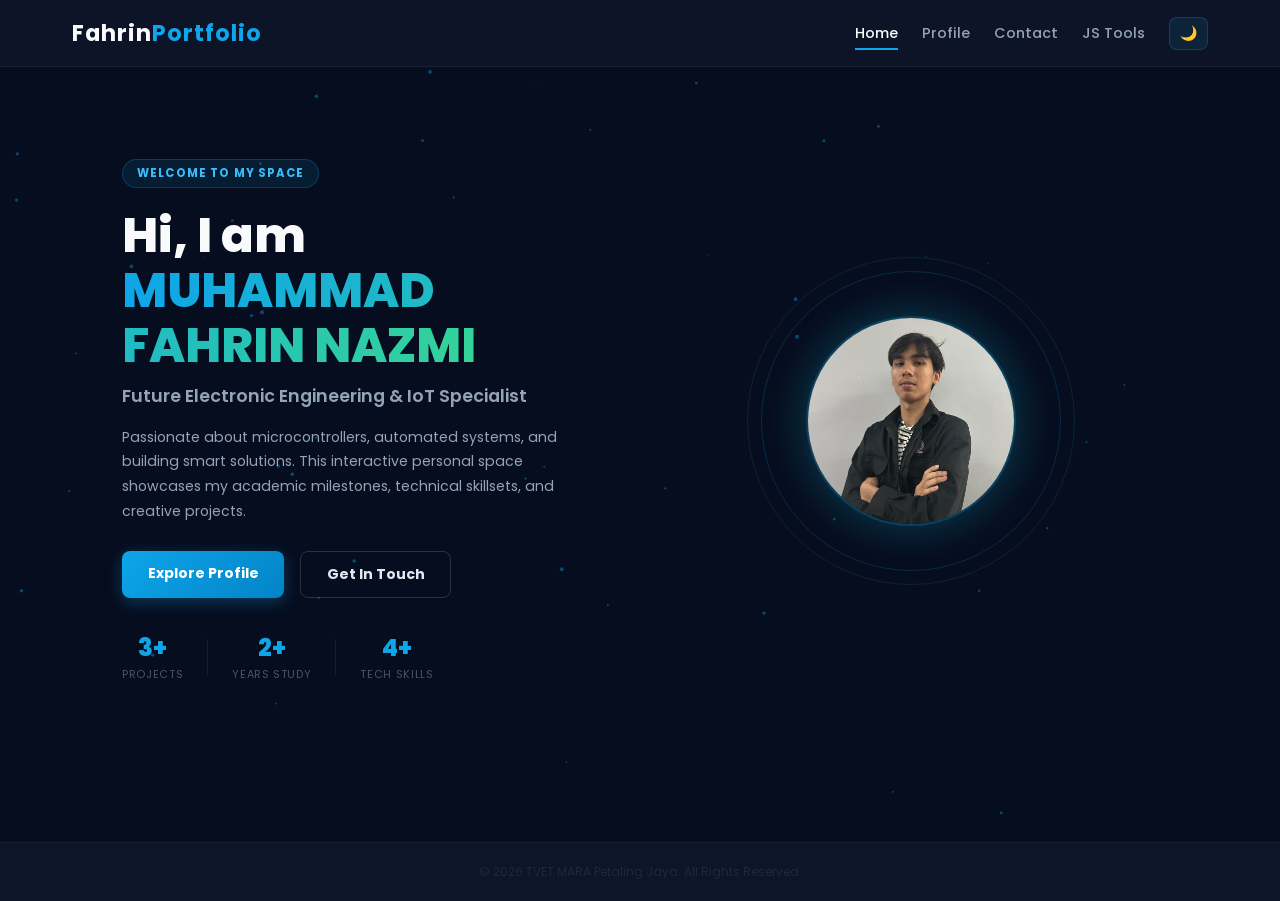
<file: index.html>
<!DOCTYPE html>
<html lang="en" data-theme="dark">
<head>
    <meta charset="UTF-8">
    <meta name="viewport" content="width=device-width, initial-scale=1.0">
    <title>Portfolio | Home</title>
    <link rel="stylesheet" href="style.css">
    <link rel="stylesheet" href="home.css">
</head>
<body>

    <header>
        <nav class="navbar">
            <div class="logo">Fahrin<span>Portfolio</span></div>
            <ul class="nav-links">
                <li><a href="index.html" class="active">Home</a></li>
                <li><a href="profile.html">Profile</a></li>
                <li><a href="contact.html">Contact</a></li>
                <li><a href="game.html">JS Tools</a></li>
                <li><button id="themeToggle" class="theme-btn">🌙</button></li>
            </ul>
            <button class="hamburger" id="hamburger" aria-label="Menu">
                <span></span><span></span><span></span>
            </button>
        </nav>
    </header>

    <!-- MOBILE MENU -->
    <nav class="mobile-menu" id="mobileMenu">
        <a href="index.html" class="active">Home</a>
        <a href="profile.html">Profile</a>
        <a href="contact.html">Contact</a>
        <a href="game.html">JS Tools</a>
        <button id="mobileThemeToggle" class="theme-btn mobile-theme-btn">🌙</button>
    </nav>

    <canvas id="bg-canvas"></canvas>

    <main class="home-container">
        <section class="hero-section">
            <div class="hero-content">
                <span class="badge">Welcome to my space</span>
                <h1>Hi, I am <span class="highlight">MUHAMMAD FAHRIN NAZMI</span></h1>
                <h2 class="subtitle">Future Electronic Engineering & IoT Specialist</h2>
                <p class="description">
                    Passionate about microcontrollers, automated systems, and building smart solutions.
                    This interactive personal space showcases my academic milestones, technical skillsets, and creative projects.
                </p>
                <div class="cta-group">
                    <a href="profile.html" class="btn btn-primary">Explore Profile</a>
                    <a href="contact.html" class="btn btn-secondary">Get In Touch</a>
                </div>
                <div class="stats-row">
                    <div class="stat-item">
                        <div class="stat-num">3+</div>
                        <div class="stat-label">Projects</div>
                    </div>
                    <div class="stat-divider"></div>
                    <div class="stat-item">
                        <div class="stat-num">2+</div>
                        <div class="stat-label">Years Study</div>
                    </div>
                    <div class="stat-divider"></div>
                    <div class="stat-item">
                        <div class="stat-num">4+</div>
                        <div class="stat-label">Tech Skills</div>
                    </div>
                </div>
            </div>
            <div class="hero-image-container">
                <div class="glow-ring">
                    <div class="avatar-ring-outer"></div>
                    <div class="avatar-ring-inner"></div>
                    <img src="bro.jpg" alt="Fahrin's Profile Picture" class="profile-img"
                         onerror="this.style.display='none';document.querySelector('.avatar-fallback').style.display='flex'">
                    <div class="avatar-fallback">FN</div>
                </div>
            </div>
        </section>
    </main>

    <footer>
        <p>&copy; 2026 TVET MARA Petaling Jaya. All Rights Reserved.</p>
    </footer>

    <script src="nav.js"></script>
    <script>
        const toggleBtn = document.getElementById('themeToggle');
        const html = document.documentElement;
        const saved = localStorage.getItem('theme') || 'dark';
        html.setAttribute('data-theme', saved);
        toggleBtn.textContent = saved === 'dark' ? '🌙' : '☀️';
        toggleBtn.addEventListener('click', () => {
            const current = html.getAttribute('data-theme');
            const next = current === 'dark' ? 'light' : 'dark';
            html.setAttribute('data-theme', next);
            localStorage.setItem('theme', next);
            toggleBtn.textContent = next === 'dark' ? '🌙' : '☀️';
            const mb = document.getElementById('mobileThemeToggle');
            if (mb) mb.textContent = next === 'dark' ? '🌙' : '☀️';
        });

        // ─── HAMBURGER ───────────────────────────────────────────────
        const hamburger = document.getElementById('hamburger');
        const mobileMenu = document.getElementById('mobileMenu');
        hamburger.addEventListener('click', () => {
            hamburger.classList.toggle('open');
            mobileMenu.classList.toggle('open');
        });
        mobileMenu.querySelectorAll('a').forEach(a => a.addEventListener('click', () => {
            hamburger.classList.remove('open');
            mobileMenu.classList.remove('open');
        }));
        const mobileThemeBtn = document.getElementById('mobileThemeToggle');
        mobileThemeBtn.textContent = saved === 'dark' ? '🌙' : '☀️';
        mobileThemeBtn.addEventListener('click', () => {
            const current = html.getAttribute('data-theme');
            const next = current === 'dark' ? 'light' : 'dark';
            html.setAttribute('data-theme', next);
            localStorage.setItem('theme', next);
            toggleBtn.textContent = next === 'dark' ? '🌙' : '☀️';
            mobileThemeBtn.textContent = next === 'dark' ? '🌙' : '☀️';
        });

        // ─── PARTICLE CANVAS ─────────────────────────────────────────
        const canvas = document.getElementById('bg-canvas');
        const ctx = canvas.getContext('2d');
        let pts = [];
        function resize() { canvas.width = window.innerWidth; canvas.height = window.innerHeight; }
        resize();
        window.addEventListener('resize', resize);
        for (let i = 0; i < 55; i++) {
            pts.push({ x: Math.random()*canvas.width, y: Math.random()*canvas.height,
                vx: (Math.random()-0.5)*0.3, vy: (Math.random()-0.5)*0.3, r: Math.random()*1.5+0.5 });
        }
        function drawParticles() {
            ctx.clearRect(0,0,canvas.width,canvas.height);
            const isDark = html.getAttribute('data-theme') === 'dark';
            const dotColor = isDark ? 'rgba(14,165,233,0.4)' : 'rgba(14,165,233,0.2)';
            pts.forEach(p => {
                p.x += p.vx; p.y += p.vy;
                if (p.x<0||p.x>canvas.width) p.vx*=-1;
                if (p.y<0||p.y>canvas.height) p.vy*=-1;
                ctx.beginPath(); ctx.arc(p.x,p.y,p.r,0,Math.PI*2);
                ctx.fillStyle=dotColor; ctx.fill();
            });
            pts.forEach((a,i) => pts.slice(i+1).forEach(b => {
                const d = Math.hypot(a.x-b.x,a.y-b.y);
                if (d<110) { ctx.beginPath(); ctx.moveTo(a.x,a.y); ctx.lineTo(b.x,b.y);
                    ctx.strokeStyle=`rgba(14,165,233,${0.07*(1-d/110)})`; ctx.lineWidth=0.5; ctx.stroke(); }
            }));
            requestAnimationFrame(drawParticles);
        }
        drawParticles();
    </script>
</body>
</html>
</file>
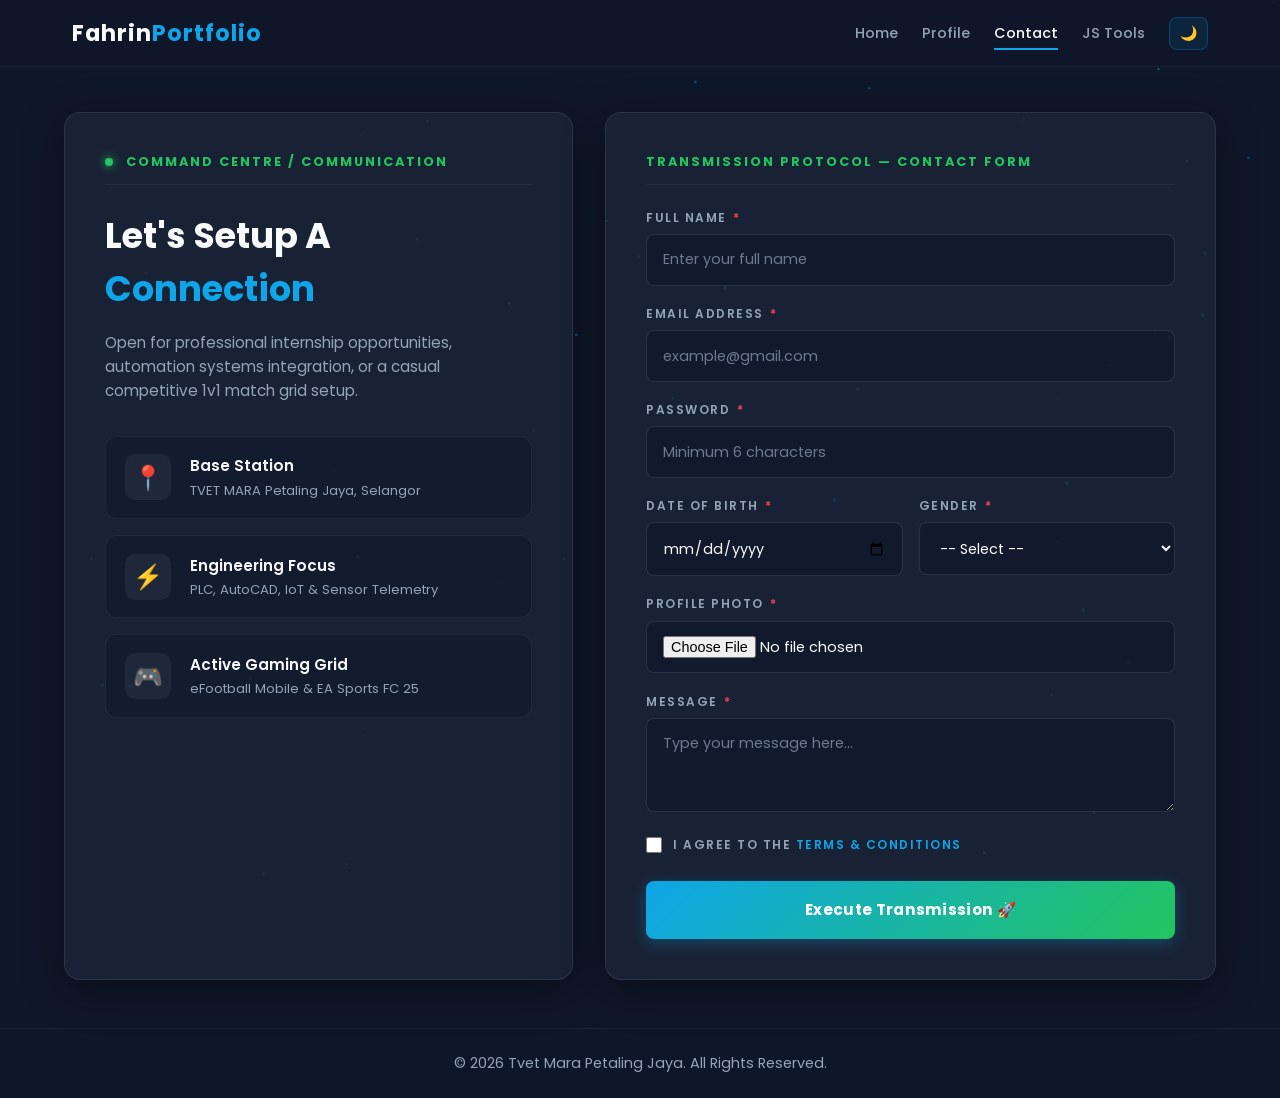
<file: contact.html>
<!DOCTYPE html>
<html lang="en" data-theme="dark">
<head>
    <meta charset="UTF-8">
    <meta name="viewport" content="width=device-width, initial-scale=1.0">
    <title>Portfolio | Contact</title>
    <link rel="stylesheet" href="style.css">
    <link rel="stylesheet" href="contact.css">
    <style>
        #bg-canvas { position:fixed; top:0; left:0; width:100%; height:100%; pointer-events:none; z-index:0; }
    </style>
</head>
<body>
    <canvas id="bg-canvas"></canvas>

    <header>
        <nav class="navbar">
            <div class="logo">Fahrin<span>Portfolio</span></div>
            <ul class="nav-links">
                <li><a href="index.html">Home</a></li>
                <li><a href="profile.html">Profile</a></li>
                <li><a href="contact.html" class="active">Contact</a></li>
                <li><a href="game.html">JS Tools</a></li>
                <li><button id="themeToggle" class="theme-btn">🌙</button></li>
            </ul>
            <button class="hamburger" id="hamburger" aria-label="Menu">
                <span></span><span></span><span></span>
            </button>
        </nav>
    </header>

    <nav class="mobile-menu" id="mobileMenu">
        <a href="index.html">Home</a>
        <a href="profile.html">Profile</a>
        <a href="contact.html" class="active">Contact</a>
        <a href="game.html">JS Tools</a>
        <button id="mobileThemeToggle" class="theme-btn mobile-theme-btn">🌙</button>
    </nav>

    <main class="contact-container animate-fade-in">
        <div class="contact-grid">
            <!-- INFO PANEL -->
            <div class="contact-panel info-panel">
                <div class="panel-header">
                    <span class="pulse-dot"></span>
                    <h3>Command Centre / Communication</h3>
                </div>
                <h2>Let's Setup A <span>Connection</span></h2>
                <p class="panel-desc">Open for professional internship opportunities, automation systems integration, or a casual competitive 1v1 match grid setup.</p>
                <div class="info-cards-list">
                    <div class="info-sub-card">
                        <div class="card-icon">📍</div>
                        <div class="card-details"><h4>Base Station</h4><p>TVET MARA Petaling Jaya, Selangor</p></div>
                    </div>
                    <div class="info-sub-card">
                        <div class="card-icon">⚡</div>
                        <div class="card-details"><h4>Engineering Focus</h4><p>PLC, AutoCAD, IoT & Sensor Telemetry</p></div>
                    </div>
                    <div class="info-sub-card challenge-card">
                        <div class="card-icon">🎮</div>
                        <div class="card-details"><h4>Active Gaming Grid</h4><p>eFootball Mobile & EA Sports FC 25</p></div>
                    </div>
                </div>
            </div>

            <!-- FORM PANEL -->
            <div class="contact-panel form-panel">
                <div class="panel-header">
                    <h3>Transmission Protocol — Contact Form</h3>
                </div>
                <form id="contactForm" class="secure-form" action="https://formspree.io/f/xgojzvry" method="POST" novalidate>

                    <div class="input-wrapper">
                        <label for="fullName">Full Name <span class="req">*</span></label>
                        <input type="text" id="fullName" name="name" placeholder="Enter your full name">
                        <span class="error-msg" id="nameError">⚠ Full name is required.</span>
                    </div>

                    <div class="input-wrapper">
                        <label for="email">Email Address <span class="req">*</span></label>
                        <input type="email" id="email" name="email" placeholder="example@gmail.com">
                        <span class="error-msg" id="emailError">⚠ Please enter a valid email address.</span>
                    </div>

                    <div class="input-wrapper">
                        <label for="password">Password <span class="req">*</span></label>
                        <input type="password" id="password" name="password" placeholder="Minimum 6 characters">
                        <span class="error-msg" id="passwordError">⚠ Password must be at least 6 characters.</span>
                    </div>

                    <div class="form-row">
                        <div class="input-wrapper">
                            <label for="dob">Date of Birth <span class="req">*</span></label>
                            <input type="date" id="dob" name="dob">
                            <span class="error-msg" id="dobError">⚠ Date of birth is required.</span>
                        </div>
                        <div class="input-wrapper">
                            <label for="gender">Gender <span class="req">*</span></label>
                            <select id="gender" name="gender" class="styled-select-form">
                                <option value="">-- Select --</option>
                                <option value="male">Male</option>
                                <option value="female">Female</option>
                                <option value="other">Other</option>
                            </select>
                            <span class="error-msg" id="genderError">⚠ Please select your gender.</span>
                        </div>
                    </div>

                    <div class="input-wrapper">
                        <label for="photo">Profile Photo <span class="req">*</span></label>
                        <input type="file" id="photo" name="photo" accept="image/*" class="file-input">
                        <span class="error-msg" id="photoError">⚠ Please upload a profile photo.</span>
                    </div>

                    <div class="input-wrapper">
                        <label for="message">Message <span class="req">*</span></label>
                        <textarea id="message" name="message" rows="3" placeholder="Type your message here..."></textarea>
                        <span class="error-msg" id="messageError">⚠ Message is required.</span>
                    </div>

                    <div class="input-wrapper checkbox-wrapper">
                        <label class="checkbox-label">
                            <input type="checkbox" id="terms" name="terms">
                            <span>I agree to the <a href="#" class="terms-link">Terms & Conditions</a></span>
                        </label>
                        <span class="error-msg" id="termsError">⚠ You must agree to the terms and conditions.</span>
                    </div>

                    <input type="hidden" name="_subject" value="New Message from Fahrin Portfolio!">
                    <input type="text" name="_gotcha" style="display:none">
                    <button type="submit" class="transmit-btn">Execute Transmission 🚀</button>
                    <div id="successMsg" class="success-msg" style="display:none;">✅ Message sent successfully! Thank you.</div>
                </form>
            </div>
        </div>
    </main>

    <footer><p>&copy; 2026 Tvet Mara Petaling Jaya. All Rights Reserved.</p></footer>

    <script src="nav.js"></script>
    <script>
        // ─── THEME TOGGLE ─────────────────────────────────────────────
        const toggleBtn = document.getElementById('themeToggle');
        const html = document.documentElement;
        const saved = localStorage.getItem('theme') || 'dark';
        html.setAttribute('data-theme', saved);
        toggleBtn.textContent = saved === 'dark' ? '🌙' : '☀️';
        toggleBtn.addEventListener('click', () => {
            const next = html.getAttribute('data-theme') === 'dark' ? 'light' : 'dark';
            html.setAttribute('data-theme', next);
            localStorage.setItem('theme', next);
            toggleBtn.textContent = next === 'dark' ? '🌙' : '☀️';
            const mb = document.getElementById('mobileThemeToggle');
            if (mb) mb.textContent = next === 'dark' ? '🌙' : '☀️';
        });

        // ─── HAMBURGER ───────────────────────────────────────────────
        const hamburger = document.getElementById('hamburger');
        const mobileMenu = document.getElementById('mobileMenu');
        hamburger.addEventListener('click', () => {
            hamburger.classList.toggle('open');
            mobileMenu.classList.toggle('open');
        });
        mobileMenu.querySelectorAll('a').forEach(a => a.addEventListener('click', () => {
            hamburger.classList.remove('open');
            mobileMenu.classList.remove('open');
        }));
        const mobileThemeBtn = document.getElementById('mobileThemeToggle');
        mobileThemeBtn.textContent = saved === 'dark' ? '🌙' : '☀️';
        mobileThemeBtn.addEventListener('click', () => {
            const next = html.getAttribute('data-theme') === 'dark' ? 'light' : 'dark';
            html.setAttribute('data-theme', next);
            localStorage.setItem('theme', next);
            toggleBtn.textContent = next === 'dark' ? '🌙' : '☀️';
            mobileThemeBtn.textContent = next === 'dark' ? '🌙' : '☀️';
        });

        // ─── FORM VALIDATION ─────────────────────────────────────────
        document.getElementById('contactForm').addEventListener('submit', function(e) {
            e.preventDefault();
            let isValid = true;

            // Reset all errors
            document.querySelectorAll('.error-msg').forEach(msg => msg.style.display = 'none');
            document.getElementById('successMsg').style.display = 'none';

            // Full Name
            const name = document.getElementById('fullName').value.trim();
            if (name === '') {
                document.getElementById('nameError').style.display = 'block';
                isValid = false;
            }

            // Email
            const email = document.getElementById('email').value.trim();
            const emailRegex = /^[^\s@]+@[^\s@]+\.[^\s@]+$/;
            if (!emailRegex.test(email)) {
                document.getElementById('emailError').style.display = 'block';
                isValid = false;
            }

            // Password
            const password = document.getElementById('password').value;
            if (password.length < 6) {
                document.getElementById('passwordError').style.display = 'block';
                isValid = false;
            }

            // Date of Birth
            const dob = document.getElementById('dob').value;
            if (dob === '') {
                document.getElementById('dobError').style.display = 'block';
                isValid = false;
            }

            // Gender
            const gender = document.getElementById('gender').value;
            if (gender === '') {
                document.getElementById('genderError').style.display = 'block';
                isValid = false;
            }

            // Profile Photo
            const photo = document.getElementById('photo').files.length;
            if (photo === 0) {
                document.getElementById('photoError').style.display = 'block';
                isValid = false;
            }

            // Message
            const message = document.getElementById('message').value.trim();
            if (message === '') {
                document.getElementById('messageError').style.display = 'block';
                isValid = false;
            }

            // Terms
            const terms = document.getElementById('terms').checked;
            if (!terms) {
                document.getElementById('termsError').style.display = 'block';
                isValid = false;
            }

            if (isValid) {
                // All validation passed — submit to Formspree
                document.getElementById('contactForm').submit();
            }
        });

        // ─── PARTICLE CANVAS ─────────────────────────────────────────
        const canvas = document.getElementById('bg-canvas');
        const ctx = canvas.getContext('2d');
        let pts = [];
        function resize() { canvas.width=window.innerWidth; canvas.height=window.innerHeight; }
        resize(); window.addEventListener('resize', resize);
        for(let i=0;i<55;i++) pts.push({x:Math.random()*canvas.width,y:Math.random()*canvas.height,vx:(Math.random()-0.5)*0.3,vy:(Math.random()-0.5)*0.3,r:Math.random()*1.5+0.5});
        function drawParticles(){
            ctx.clearRect(0,0,canvas.width,canvas.height);
            const isDark=html.getAttribute('data-theme')==='dark';
            const dotColor=isDark?'rgba(14,165,233,0.4)':'rgba(14,165,233,0.2)';
            pts.forEach(p=>{p.x+=p.vx;p.y+=p.vy;if(p.x<0||p.x>canvas.width)p.vx*=-1;if(p.y<0||p.y>canvas.height)p.vy*=-1;ctx.beginPath();ctx.arc(p.x,p.y,p.r,0,Math.PI*2);ctx.fillStyle=dotColor;ctx.fill();});
            pts.forEach((a,i)=>pts.slice(i+1).forEach(b=>{const d=Math.hypot(a.x-b.x,a.y-b.y);if(d<110){ctx.beginPath();ctx.moveTo(a.x,a.y);ctx.lineTo(b.x,b.y);ctx.strokeStyle=`rgba(14,165,233,${0.07*(1-d/110)})`;ctx.lineWidth=0.5;ctx.stroke();}}));
            requestAnimationFrame(drawParticles);
        }
        drawParticles();
    </script>
</body>
</html>
</file>
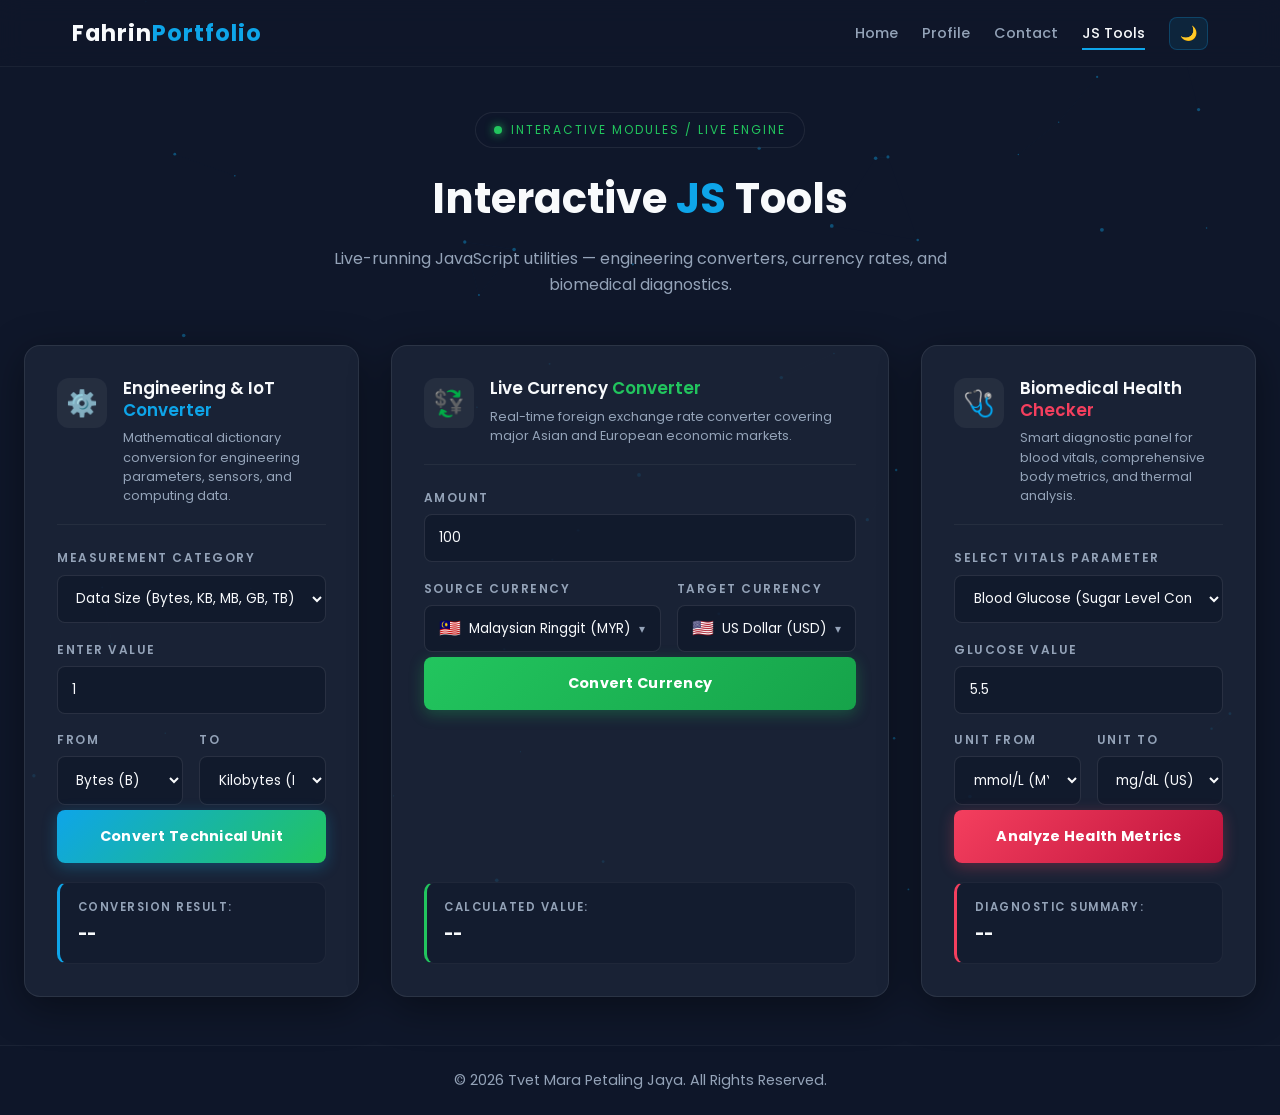
<file: game.html>
<!DOCTYPE html>
<html lang="en" data-theme="dark">
<head>
    <meta charset="UTF-8">
    <meta name="viewport" content="width=device-width, initial-scale=1.0">
    <title>Portfolio | Interactive JS</title>
    <link rel="stylesheet" href="style.css">
    <link rel="stylesheet" href="game.css">
    <style>
        #bg-canvas { position:fixed; top:0; left:0; width:100%; height:100%; pointer-events:none; z-index:0; }
    </style>
</head>
<body>
    <canvas id="bg-canvas"></canvas>

    <header>
        <nav class="navbar">
            <div class="logo">Fahrin<span>Portfolio</span></div>
            <ul class="nav-links">
                <li><a href="index.html">Home</a></li>
                <li><a href="profile.html">Profile</a></li>
                <li><a href="contact.html">Contact</a></li>
                <li><a href="game.html" class="active">JS Tools</a></li>
                <li><button id="themeToggle" class="theme-btn">🌙</button></li>
            </ul>
            <button class="hamburger" id="hamburger" aria-label="Menu">
                <span></span><span></span><span></span>
            </button>
        </nav>
    </header>

    <nav class="mobile-menu" id="mobileMenu">
        <a href="index.html">Home</a>
        <a href="profile.html">Profile</a>
        <a href="contact.html">Contact</a>
        <a href="game.html" class="active">JS Tools</a>
        <button id="mobileThemeToggle" class="theme-btn mobile-theme-btn">🌙</button>
    </nav>

    <main class="game-container animate-fade-in">
        <div class="page-header">
            <div class="page-badge"><span class="pulse-dot"></span><span>Interactive Modules / Live Engine</span></div>
            <h1>Interactive <span class="accent-text">JS</span> Tools</h1>
            <p class="page-desc">Live-running JavaScript utilities — engineering converters, currency rates, and biomedical diagnostics.</p>
        </div>
        <div class="tools-grid">
            <!-- BLOCK 1: ENGINEERING CONVERTER -->
            <div class="tool-card">
                <div class="tool-card-header">
                    <div class="tool-icon">⚙️</div>
                    <div>
                        <h3>Engineering &amp; IoT <span class="accent-text">Converter</span></h3>
                        <p class="tool-sub">Mathematical dictionary conversion for engineering parameters, sensors, and computing data.</p>
                    </div>
                </div>
                <div class="field-group">
                    <label>Measurement Category</label>
                    <select id="valCategory" class="styled-select">
                        <option value="data">Data Size (Bytes, KB, MB, GB, TB)</option>
                        <option value="length">Length / Distance</option>
                        <option value="mass">Mass / Weight</option>
                        <option value="area">Area</option>
                        <option value="volume">Volume</option>
                        <option value="time">Time</option>
                        <option value="speed">Speed / Velocity</option>
                        <option value="pressure">Pressure</option>
                        <option value="energy">Energy</option>
                        <option value="power">Power</option>
                        <option value="frequency">Frequency</option>
                        <option value="angle">Angle</option>
                    </select>
                </div>
                <div class="field-group">
                    <label>Enter Value</label>
                    <input type="number" id="valInput" class="styled-input" value="1" placeholder="Enter value">
                </div>
                <div class="field-row">
                    <div class="field-group"><label>From</label><select id="valFrom" class="styled-select"></select></div>
                    <div class="field-group"><label>To</label><select id="valTo" class="styled-select"></select></div>
                </div>
                <button id="valBtn" class="tool-btn btn-cyan">Convert Technical Unit</button>
                <div class="result-box">
                    <span class="result-label">Conversion Result:</span>
                    <span id="valResult" class="result-value">--</span>
                </div>
            </div>
            <!-- BLOCK 2: LIVE CURRENCY -->
            <div class="tool-card">
                <div class="tool-card-header">
                    <div class="tool-icon">💱</div>
                    <div>
                        <h3>Live Currency <span class="accent-green">Converter</span></h3>
                        <p class="tool-sub">Real-time foreign exchange rate converter covering major Asian and European economic markets.</p>
                    </div>
                </div>
                <div class="field-group">
                    <label>Amount</label>
                    <input type="number" id="curInput" class="styled-input" value="100" placeholder="Enter amount">
                </div>
                <div class="field-row">
                    <div class="field-group">
                        <label>Source Currency</label>
                        <select id="curFrom" class="styled-select"><option value="MYR">Malaysian Ringgit (MYR)</option><option value="USD">US Dollar (USD)</option><option value="SGD">Singapore Dollar (SGD)</option></select>
                    </div>
                    <div class="field-group">
                        <label>Target Currency</label>
                        <select id="curTo" class="styled-select"><option value="USD" selected>US Dollar (USD)</option><option value="MYR">Malaysian Ringgit (MYR)</option><option value="SGD">Singapore Dollar (SGD)</option></select>
                    </div>
                </div>
                <button id="curBtn" class="tool-btn btn-green">Convert Currency</button>
                <div class="result-box result-green">
                    <span class="result-label">Calculated Value:</span>
                    <span id="curResult" class="result-value">--</span>
                </div>
            </div>
            <!-- BLOCK 3: BIOMEDICAL -->
            <div class="tool-card">
                <div class="tool-card-header">
                    <div class="tool-icon">🩺</div>
                    <div>
                        <h3>Biomedical Health <span class="accent-red">Checker</span></h3>
                        <p class="tool-sub">Smart diagnostic panel for blood vitals, comprehensive body metrics, and thermal analysis.</p>
                    </div>
                </div>
                <div class="field-group">
                    <label>Select Vitals Parameter</label>
                    <select id="healthType" class="styled-select">
                        <option value="glucose">Blood Glucose (Sugar Level Conversion)</option>
                        <option value="bp">Blood Pressure (Systolic / Diastolic)</option>
                        <option value="bmi">BMI (Body Mass Index)</option>
                        <option value="temp">Body Temperature Converter</option>
                    </select>
                </div>
                <div id="healthInputArea">
                    <div class="field-group">
                        <label for="glucoseInput">Glucose Value</label>
                        <input type="number" id="glucoseInput" class="styled-input" step="0.1" placeholder="e.g., 5.6" value="5.5">
                    </div>
                    <div class="field-row">
                        <div class="field-group"><label for="glucoseFrom">Unit From</label><select id="glucoseFrom" class="styled-select"><option value="mmol">mmol/L (MY)</option><option value="mg">mg/dL (US)</option></select></div>
                        <div class="field-group"><label for="glucoseTo">Unit To</label><select id="glucoseTo" class="styled-select"><option value="mg" selected>mg/dL (US)</option><option value="mmol">mmol/L (MY)</option></select></div>
                    </div>
                </div>
                <button id="healthBtn" class="tool-btn btn-red">Analyze Health Metrics</button>
                <div class="result-box result-red">
                    <span class="result-label">Diagnostic Summary:</span>
                    <span id="healthResult" class="result-value">--</span>
                </div>
            </div>
        </div>
    </main>

    <footer><p>&copy; 2026 Tvet Mara Petaling Jaya. All Rights Reserved.</p></footer>

    <script src="nav.js"></script>
    <script src="currency-dropdown.js"></script>
    <script src="converter.js"></script>
    <script>
        const toggleBtn = document.getElementById('themeToggle');
        const html = document.documentElement;
        const saved = localStorage.getItem('theme') || 'dark';
        html.setAttribute('data-theme', saved);
        toggleBtn.textContent = saved === 'dark' ? '🌙' : '☀️';
        toggleBtn.addEventListener('click', () => {
            const current = html.getAttribute('data-theme');
            const next = current === 'dark' ? 'light' : 'dark';
            html.setAttribute('data-theme', next);
            localStorage.setItem('theme', next);
            toggleBtn.textContent = next === 'dark' ? '🌙' : '☀️';
            const mb = document.getElementById('mobileThemeToggle');
            if (mb) mb.textContent = next === 'dark' ? '🌙' : '☀️';
        });
        const hamburger = document.getElementById('hamburger');
        const mobileMenu = document.getElementById('mobileMenu');
        hamburger.addEventListener('click', () => {
            hamburger.classList.toggle('open');
            mobileMenu.classList.toggle('open');
        });
        mobileMenu.querySelectorAll('a').forEach(a => a.addEventListener('click', () => {
            hamburger.classList.remove('open');
            mobileMenu.classList.remove('open');
        }));
        const mobileThemeBtn = document.getElementById('mobileThemeToggle');
        mobileThemeBtn.textContent = saved === 'dark' ? '🌙' : '☀️';
        mobileThemeBtn.addEventListener('click', () => {
            const current = html.getAttribute('data-theme');
            const next = current === 'dark' ? 'light' : 'dark';
            html.setAttribute('data-theme', next);
            localStorage.setItem('theme', next);
            toggleBtn.textContent = next === 'dark' ? '🌙' : '☀️';
            mobileThemeBtn.textContent = next === 'dark' ? '🌙' : '☀️';
        });
        const canvas = document.getElementById('bg-canvas');
        const ctx = canvas.getContext('2d');
        let pts = [];
        function resize(){canvas.width=window.innerWidth;canvas.height=window.innerHeight;}
        resize(); window.addEventListener('resize',resize);
        for(let i=0;i<55;i++) pts.push({x:Math.random()*canvas.width,y:Math.random()*canvas.height,vx:(Math.random()-0.5)*0.3,vy:(Math.random()-0.5)*0.3,r:Math.random()*1.5+0.5});
        function drawParticles(){
            ctx.clearRect(0,0,canvas.width,canvas.height);
            const isDark=html.getAttribute('data-theme')==='dark';
            const dotColor=isDark?'rgba(14,165,233,0.4)':'rgba(14,165,233,0.2)';
            pts.forEach(p=>{p.x+=p.vx;p.y+=p.vy;if(p.x<0||p.x>canvas.width)p.vx*=-1;if(p.y<0||p.y>canvas.height)p.vy*=-1;ctx.beginPath();ctx.arc(p.x,p.y,p.r,0,Math.PI*2);ctx.fillStyle=dotColor;ctx.fill();});
            pts.forEach((a,i)=>pts.slice(i+1).forEach(b=>{const d=Math.hypot(a.x-b.x,a.y-b.y);if(d<110){ctx.beginPath();ctx.moveTo(a.x,a.y);ctx.lineTo(b.x,b.y);ctx.strokeStyle=`rgba(14,165,233,${0.07*(1-d/110)})`;ctx.lineWidth=0.5;ctx.stroke();}}));
            requestAnimationFrame(drawParticles);
        }
        drawParticles();
    </script>
</body>
</html>
</file>
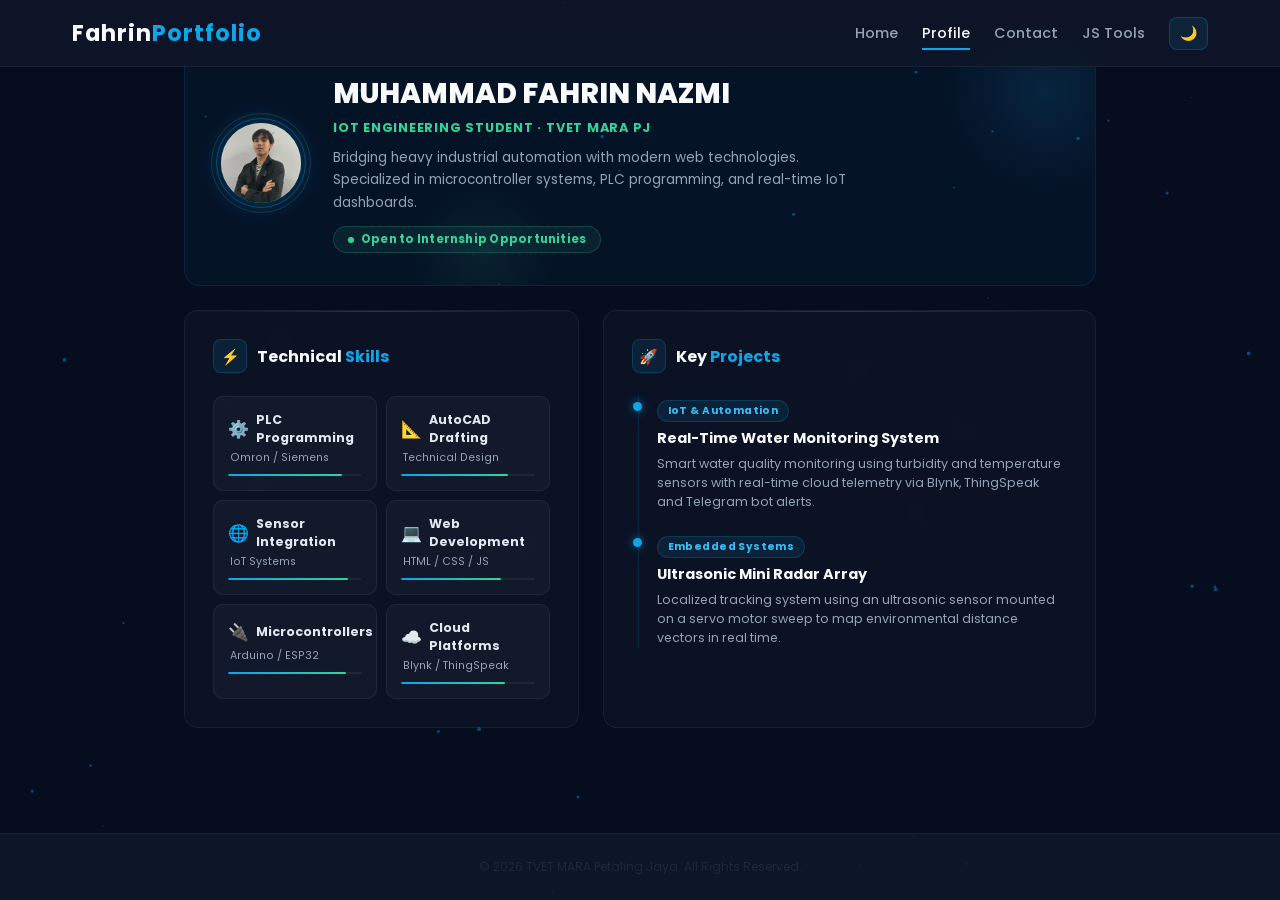
<file: profile.html>
<!DOCTYPE html>
<html lang="en" data-theme="dark">
<head>
    <meta charset="UTF-8">
    <meta name="viewport" content="width=device-width, initial-scale=1.0">
    <title>Portfolio | Profile</title>
    <link rel="stylesheet" href="style.css">
    <link rel="stylesheet" href="profile.css">
</head>
<body>

    <header>
        <nav class="navbar">
            <div class="logo">Fahrin<span>Portfolio</span></div>
            <ul class="nav-links">
                <li><a href="index.html">Home</a></li>
                <li><a href="profile.html" class="active">Profile</a></li>
                <li><a href="contact.html">Contact</a></li>
                <li><a href="game.html">JS Tools</a></li>
                <li><button id="themeToggle" class="theme-btn">🌙</button></li>
            </ul>
            <button class="hamburger" id="hamburger" aria-label="Menu">
                <span></span><span></span><span></span>
            </button>
        </nav>
    </header>

    <nav class="mobile-menu" id="mobileMenu">
        <a href="index.html">Home</a>
        <a href="profile.html" class="active">Profile</a>
        <a href="contact.html">Contact</a>
        <a href="game.html">JS Tools</a>
        <button id="mobileThemeToggle" class="theme-btn mobile-theme-btn">🌙</button>
    </nav>

    <canvas id="bg-canvas"></canvas>

    <main class="profile-container">
        <div class="hero-card">
            <div class="avatar-wrap">
                <div class="profile-avatar" style="overflow:hidden;display:flex;align-items:center;justify-content:center;">
                    <img src="bro.jpg" alt="Fahrin" style="width:100%;height:100%;object-fit:cover;">
                </div>
                <div class="avatar-ring"></div>
                <div class="avatar-ring2"></div>
            </div>
            <div class="profile-intro">
                <h2>MUHAMMAD FAHRIN NAZMI</h2>
                <p class="tagline">IoT Engineering Student · TVET MARA PJ</p>
                <p class="bio">Bridging heavy industrial automation with modern web technologies. Specialized in microcontroller systems, PLC programming, and real-time IoT dashboards.</p>
                <div class="status-pill">
                    <span class="status-dot"></span>
                    Open to Internship Opportunities
                </div>
            </div>
        </div>

        <div class="resume-grid">
            <div class="resume-block">
                <div class="blk-head">
                    <div class="blk-icon">⚡</div>
                    <h3 class="block-title">Technical <span>Skills</span></h3>
                </div>
                <div class="skill-card-grid">
                    <div class="sk-card">
                        <div class="sk-top"><span class="sk-emoji">⚙️</span><span class="sk-name">PLC Programming</span></div>
                        <div class="sk-tag">Omron / Siemens</div>
                        <div class="sk-bar"><div class="sk-fill" data-w="85"></div></div>
                    </div>
                    <div class="sk-card">
                        <div class="sk-top"><span class="sk-emoji">📐</span><span class="sk-name">AutoCAD Drafting</span></div>
                        <div class="sk-tag">Technical Design</div>
                        <div class="sk-bar"><div class="sk-fill" data-w="80"></div></div>
                    </div>
                    <div class="sk-card">
                        <div class="sk-top"><span class="sk-emoji">🌐</span><span class="sk-name">Sensor Integration</span></div>
                        <div class="sk-tag">IoT Systems</div>
                        <div class="sk-bar"><div class="sk-fill" data-w="90"></div></div>
                    </div>
                    <div class="sk-card">
                        <div class="sk-top"><span class="sk-emoji">💻</span><span class="sk-name">Web Development</span></div>
                        <div class="sk-tag">HTML / CSS / JS</div>
                        <div class="sk-bar"><div class="sk-fill" data-w="75"></div></div>
                    </div>
                    <div class="sk-card">
                        <div class="sk-top"><span class="sk-emoji">🔌</span><span class="sk-name">Microcontrollers</span></div>
                        <div class="sk-tag">Arduino / ESP32</div>
                        <div class="sk-bar"><div class="sk-fill" data-w="88"></div></div>
                    </div>
                    <div class="sk-card">
                        <div class="sk-top"><span class="sk-emoji">☁️</span><span class="sk-name">Cloud Platforms</span></div>
                        <div class="sk-tag">Blynk / ThingSpeak</div>
                        <div class="sk-bar"><div class="sk-fill" data-w="78"></div></div>
                    </div>
                </div>
            </div>

            <div class="resume-block">
                <div class="blk-head">
                    <div class="blk-icon">🚀</div>
                    <h3 class="block-title">Key <span>Projects</span></h3>
                </div>
                <div class="timeline">
                    <div class="timeline-item">
                        <span class="timeline-dot"></span>
                        <div class="timeline-content">
                            <div class="tl-badge">IoT & Automation</div>
                            <h4>Real-Time Water Monitoring System</h4>
                            <p>Smart water quality monitoring using turbidity and temperature sensors with real-time cloud telemetry via Blynk, ThingSpeak and Telegram bot alerts.</p>
                        </div>
                    </div>
                    <div class="timeline-item">
                        <span class="timeline-dot"></span>
                        <div class="timeline-content">
                            <div class="tl-badge">Embedded Systems</div>
                            <h4>Ultrasonic Mini Radar Array</h4>
                            <p>Localized tracking system using an ultrasonic sensor mounted on a servo motor sweep to map environmental distance vectors in real time.</p>
                        </div>
                    </div>
                </div>
            </div>
        </div>
    </main>

    <footer>
        <p>&copy; 2026 TVET MARA Petaling Jaya. All Rights Reserved.</p>
    </footer>

    <script src="nav.js"></script>
    <script>
        const toggleBtn = document.getElementById('themeToggle');
        const html = document.documentElement;
        const saved = localStorage.getItem('theme') || 'dark';
        html.setAttribute('data-theme', saved);
        toggleBtn.textContent = saved === 'dark' ? '🌙' : '☀️';
        toggleBtn.addEventListener('click', () => {
            const current = html.getAttribute('data-theme');
            const next = current === 'dark' ? 'light' : 'dark';
            html.setAttribute('data-theme', next);
            localStorage.setItem('theme', next);
            toggleBtn.textContent = next === 'dark' ? '🌙' : '☀️';
            const mb = document.getElementById('mobileThemeToggle');
            if (mb) mb.textContent = next === 'dark' ? '🌙' : '☀️';
        });
        const hamburger = document.getElementById('hamburger');
        const mobileMenu = document.getElementById('mobileMenu');
        hamburger.addEventListener('click', () => {
            hamburger.classList.toggle('open');
            mobileMenu.classList.toggle('open');
        });
        mobileMenu.querySelectorAll('a').forEach(a => a.addEventListener('click', () => {
            hamburger.classList.remove('open');
            mobileMenu.classList.remove('open');
        }));
        const mobileThemeBtn = document.getElementById('mobileThemeToggle');
        mobileThemeBtn.textContent = saved === 'dark' ? '🌙' : '☀️';
        mobileThemeBtn.addEventListener('click', () => {
            const current = html.getAttribute('data-theme');
            const next = current === 'dark' ? 'light' : 'dark';
            html.setAttribute('data-theme', next);
            localStorage.setItem('theme', next);
            toggleBtn.textContent = next === 'dark' ? '🌙' : '☀️';
            mobileThemeBtn.textContent = next === 'dark' ? '🌙' : '☀️';
        });
        const canvas = document.getElementById('bg-canvas');
        const ctx = canvas.getContext('2d');
        let pts = [];
        function resize() { canvas.width = window.innerWidth; canvas.height = window.innerHeight; }
        resize();
        window.addEventListener('resize', resize);
        for (let i = 0; i < 55; i++) {
            pts.push({ x: Math.random()*canvas.width, y: Math.random()*canvas.height,
                vx: (Math.random()-0.5)*0.3, vy: (Math.random()-0.5)*0.3, r: Math.random()*1.5+0.5 });
        }
        function drawParticles() {
            ctx.clearRect(0,0,canvas.width,canvas.height);
            const isDark = html.getAttribute('data-theme') === 'dark';
            const dotColor = isDark ? 'rgba(14,165,233,0.4)' : 'rgba(14,165,233,0.25)';
            pts.forEach(p => {
                p.x+=p.vx; p.y+=p.vy;
                if(p.x<0||p.x>canvas.width) p.vx*=-1;
                if(p.y<0||p.y>canvas.height) p.vy*=-1;
                ctx.beginPath(); ctx.arc(p.x,p.y,p.r,0,Math.PI*2);
                ctx.fillStyle=dotColor; ctx.fill();
            });
            pts.forEach((a,i) => pts.slice(i+1).forEach(b => {
                const d=Math.hypot(a.x-b.x,a.y-b.y);
                if(d<110){ ctx.beginPath(); ctx.moveTo(a.x,a.y); ctx.lineTo(b.x,b.y);
                    ctx.strokeStyle=`rgba(14,165,233,${0.07*(1-d/110)})`; ctx.lineWidth=0.5; ctx.stroke(); }
            }));
            requestAnimationFrame(drawParticles);
        }
        drawParticles();
        setTimeout(() => {
            document.querySelectorAll('.sk-fill').forEach(el => { el.style.width = el.dataset.w + '%'; });
        }, 500);
    </script>
</body>
</html>
</file>
<file: style.css>
@import url('https://fonts.googleapis.com/css2?family=Poppins:wght@300;400;500;600;700&display=swap');

/* ═══════════════════════════════════════════════
   style.css — Global Base + Theme Variables
   ═══════════════════════════════════════════════ */

/* ─── THEME VARIABLES ───────────────────────── */
[data-theme="dark"] {
    --primary-color:    #0ea5e9;
    --secondary-color:  #22c55e;
    --bg-main:          #0f172a;
    --card-bg:          rgba(30, 41, 59, 0.7);
    --text-main:        #f8fafc;
    --text-muted:       #94a3b8;
    --surface-bg:       rgba(15, 23, 42, 0.5);
    --input-bg:         rgba(15, 23, 42, 0.7);
    --input-bg-focus:   rgba(15, 23, 42, 0.95);
    --border-soft:      rgba(255, 255, 255, 0.08);
    --border-faint:     rgba(255, 255, 255, 0.05);
    --border-mid:       rgba(255, 255, 255, 0.1);
    --nav-bg:           rgba(15, 23, 42, 0.8);
    --nav-border:       rgba(255, 255, 255, 0.05);
    --footer-bg:        rgba(15, 23, 42, 0.9);
    --footer-border:    rgba(255, 255, 255, 0.05);
    --hamburger-color:  #f8fafc;
    --mobile-menu-bg:   rgba(10, 18, 38, 0.98);
}

[data-theme="light"] {
    --primary-color:    #0284c7;
    --secondary-color:  #059669;
    --bg-main:          #f0f4f8;
    --card-bg:          rgba(255, 255, 255, 0.75);
    --text-main:        #0f172a;
    --text-muted:       #64748b;
    --surface-bg:       rgba(255, 255, 255, 0.5);
    --input-bg:         rgba(255, 255, 255, 0.7);
    --input-bg-focus:   rgba(255, 255, 255, 0.95);
    --border-soft:      rgba(0, 0, 0, 0.08);
    --border-faint:     rgba(0, 0, 0, 0.05);
    --border-mid:       rgba(0, 0, 0, 0.1);
    --nav-bg:           rgba(255, 255, 255, 0.85);
    --nav-border:       rgba(0, 0, 0, 0.05);
    --footer-bg:        rgba(255, 255, 255, 0.9);
    --footer-border:    rgba(0, 0, 0, 0.05);
    --hamburger-color:  #0f172a;
    --mobile-menu-bg:   rgba(240, 244, 248, 0.98);
}

* {
    margin: 0;
    padding: 0;
    box-sizing: border-box;
    font-family: 'Poppins', sans-serif;
    transition: background-color 0.3s ease, border-color 0.3s ease, color 0.3s ease;
}

body {
    background-color: var(--bg-main);
    color: var(--text-main);
    min-height: 100vh;
    display: flex;
    flex-direction: column;
    overflow-x: hidden;
}

/* ─── HEADER / NAVBAR ───────────────────────── */
header {
    position: fixed;
    top: 0;
    left: 0;
    width: 100%;
    z-index: 1000;
    background: var(--nav-bg);
    backdrop-filter: blur(12px);
    -webkit-backdrop-filter: blur(12px);
    border-bottom: 1px solid var(--nav-border);
}

.navbar {
    display: flex;
    justify-content: space-between;
    align-items: center;
    max-width: 1200px;
    margin: 0 auto;
    padding: 1rem 2rem;
    gap: 2rem;
}

.logo {
    font-size: 1.4rem;
    font-weight: 700;
    letter-spacing: 1px;
    color: var(--text-main);
    flex-shrink: 0;
}

.logo span {
    color: var(--primary-color);
}

/* ─── DESKTOP NAV LINKS ─────────────────────── */
.nav-links {
    display: flex;
    list-style: none;
    gap: 1.5rem;
    align-items: center;
}

.nav-links a {
    color: var(--text-muted);
    text-decoration: none;
    font-weight: 500;
    font-size: 0.9rem;
    transition: all 0.3s ease;
    position: relative;
    padding: 0.4rem 0;
    white-space: nowrap;
}

.nav-links a:hover,
.nav-links a.active {
    color: var(--text-main);
}

.nav-links a::after {
    content: '';
    position: absolute;
    bottom: 0;
    left: 0;
    width: 0;
    height: 2px;
    background: var(--primary-color);
    transition: width 0.3s ease;
}

.nav-links a:hover::after,
.nav-links a.active::after {
    width: 100%;
}

/* ─── THEME TOGGLE BUTTON ───────────────────── */
.theme-btn {
    background: rgba(14, 165, 233, 0.1);
    border: 1px solid rgba(14, 165, 233, 0.25);
    border-radius: 8px;
    padding: 5px 10px;
    color: var(--primary-color);
    cursor: pointer;
    font-size: 14px;
    transition: background 0.2s, transform 0.15s;
    flex-shrink: 0;
}

.theme-btn:hover {
    transform: scale(1.08);
}

/* ─── HAMBURGER BUTTON ──────────────────────── */
.hamburger {
    display: none;
    flex-direction: column;
    gap: 5px;
    background: none;
    border: none;
    cursor: pointer;
    padding: 4px;
    flex-shrink: 0;
}

.hamburger span {
    display: block;
    width: 22px;
    height: 2px;
    background: var(--hamburger-color);
    border-radius: 2px;
    transition: all 0.3s ease;
}

.hamburger.open span:nth-child(1) { transform: translateY(7px) rotate(45deg); }
.hamburger.open span:nth-child(2) { opacity: 0; }
.hamburger.open span:nth-child(3) { transform: translateY(-7px) rotate(-45deg); }

/* ─── MOBILE MENU OVERLAY ───────────────────── */
.mobile-menu {
    display: none;
    position: fixed;
    top: 57px;
    left: 0;
    width: 100%;
    background: var(--mobile-menu-bg);
    backdrop-filter: blur(16px);
    -webkit-backdrop-filter: blur(16px);
    border-bottom: 1px solid var(--nav-border);
    z-index: 999;
    padding: 1rem 1.5rem 1.5rem;
    flex-direction: column;
    gap: 0.2rem;
}

.mobile-menu.open {
    display: flex;
}

.mobile-menu a {
    color: var(--text-muted);
    text-decoration: none;
    font-weight: 500;
    font-size: 1rem;
    padding: 0.75rem 0;
    border-bottom: 1px solid var(--border-faint);
    transition: color 0.2s;
}

.mobile-menu a:last-of-type {
    border-bottom: none;
}

.mobile-menu a:hover,
.mobile-menu a.active {
    color: var(--primary-color);
}

.mobile-menu .mobile-theme-btn {
    margin-top: 0.8rem;
    align-self: flex-start;
}

/* ─── FOOTER ────────────────────────────────── */
footer {
    background: var(--footer-bg);
    padding: 1.5rem;
    text-align: center;
    border-top: 1px solid var(--footer-border);
    font-size: 0.9rem;
    color: var(--text-muted);
    margin-top: auto;
}

/* ─── RESPONSIVE ────────────────────────────── */
@media (max-width: 768px) {
    .navbar {
        padding: 0.9rem 1.2rem;
        gap: 0;
    }

    /* Hide desktop nav, show hamburger */
    .nav-links {
        display: none;
    }

    .hamburger {
        display: flex;
    }

    .logo {
        font-size: 1.1rem;
        flex: 1;
    }
}
</file>
<file: home.css>
/* ═══════════════════════════════════════════════
   home.css — Hero content only (navbar handled by style.css)
═══════════════════════════════════════════════ */

/* ─── CSS VARIABLES ─────────────────────────── */
[data-theme="dark"] {
    --bg-page:          #060d1f;
    --text-sub:         #94a3b8;
    --badge-bg:         rgba(14, 165, 233, 0.1);
    --badge-border:     rgba(14, 165, 233, 0.25);
    --badge-color:      #38bdf8;
    --btn-secondary-bg: transparent;
    --btn-secondary-border: rgba(255, 255, 255, 0.15);
    --btn-secondary-color: #e2e8f0;
    --btn-secondary-hover-bg: rgba(255, 255, 255, 0.05);
    --btn-secondary-hover-border: rgba(255, 255, 255, 0.35);
    --stat-num:         #0ea5e9;
    --stat-label:       #475569;
    --stat-divider:     rgba(255, 255, 255, 0.07);
    --ring-outer:       rgba(14, 165, 233, 0.2);
    --ring-inner:       rgba(52, 211, 153, 0.12);
    --avatar-bg:        linear-gradient(135deg, #0c1a30, #0f2744);
    --avatar-border:    rgba(14, 165, 233, 0.3);
    --avatar-color:     #0ea5e9;
    --glow-center:      rgba(14, 165, 233, 0.15);
    --glow-mid:         rgba(52, 211, 153, 0.05);
    --footer-color:     #1e293b;
    --footer-border:    rgba(255, 255, 255, 0.04);
    --highlight-from:   #0ea5e9;
    --highlight-to:     #34d399;
}

[data-theme="light"] {
    --bg-page:          #f0f4f8;
    --text-sub:         #475569;
    --badge-bg:         rgba(14, 165, 233, 0.08);
    --badge-border:     rgba(14, 165, 233, 0.2);
    --badge-color:      #0369a1;
    --btn-secondary-bg: transparent;
    --btn-secondary-border: rgba(0, 0, 0, 0.15);
    --btn-secondary-color: #1e293b;
    --btn-secondary-hover-bg: rgba(0, 0, 0, 0.04);
    --btn-secondary-hover-border: rgba(0, 0, 0, 0.3);
    --stat-num:         #0284c7;
    --stat-label:       #94a3b8;
    --stat-divider:     rgba(0, 0, 0, 0.08);
    --ring-outer:       rgba(14, 165, 233, 0.2);
    --ring-inner:       rgba(5, 150, 105, 0.12);
    --avatar-bg:        linear-gradient(135deg, #e0f2fe, #d1fae5);
    --avatar-border:    rgba(14, 165, 233, 0.3);
    --avatar-color:     #0284c7;
    --glow-center:      rgba(14, 165, 233, 0.08);
    --glow-mid:         rgba(5, 150, 105, 0.04);
    --footer-color:     #94a3b8;
    --footer-border:    rgba(0, 0, 0, 0.06);
    --highlight-from:   #0284c7;
    --highlight-to:     #059669;
}

/* ─── BASE ──────────────────────────────────── */
body {
    background: var(--bg-page);
}

/* ─── PARTICLE CANVAS ───────────────────────── */
#bg-canvas {
    position: fixed;
    top: 0;
    left: 0;
    width: 100%;
    height: 100%;
    pointer-events: none;
    z-index: 0;
}

/* ─── MAIN CONTAINER ────────────────────────── */
.home-container {
    max-width: 1100px;
    margin: 0 auto;
    padding: 0 2rem;
    min-height: calc(100vh - 58px);
    display: flex;
    align-items: center;
    position: relative;
    z-index: 1;
}

/* ─── HERO SECTION ──────────────────────────── */
.hero-section {
    display: grid;
    grid-template-columns: 1fr 1fr;
    align-items: center;
    gap: 3rem;
    width: 100%;
    padding: 3rem 0;
}

/* ─── HERO CONTENT ──────────────────────────── */
.badge {
    display: inline-block;
    background: var(--badge-bg);
    border: 1px solid var(--badge-border);
    color: var(--badge-color);
    font-size: 0.72rem;
    font-weight: 700;
    letter-spacing: 0.1em;
    text-transform: uppercase;
    padding: 5px 14px;
    border-radius: 20px;
    margin-bottom: 1.25rem;
    opacity: 0;
    animation: fadeUp 0.5s ease 0.1s forwards;
}

.hero-content h1 {
    font-size: 3rem;
    font-weight: 800;
    color: var(--text-main);
    line-height: 1.15;
    margin-bottom: 0.6rem;
    opacity: 0;
    animation: fadeUp 0.5s ease 0.2s forwards;
}

.highlight {
    background: linear-gradient(90deg, var(--highlight-from), var(--highlight-to));
    -webkit-background-clip: text;
    -webkit-text-fill-color: transparent;
    background-clip: text;
}

.subtitle {
    font-size: 1.1rem;
    font-weight: 600;
    color: var(--text-sub);
    margin-bottom: 1rem;
    opacity: 0;
    animation: fadeUp 0.5s ease 0.3s forwards;
}

.description {
    font-size: 0.88rem;
    color: var(--text-muted);
    line-height: 1.75;
    max-width: 480px;
    margin-bottom: 1.75rem;
    opacity: 0;
    animation: fadeUp 0.5s ease 0.4s forwards;
}

/* ─── CTA BUTTONS ───────────────────────────── */
.cta-group {
    display: flex;
    gap: 1rem;
    margin-bottom: 2rem;
    opacity: 0;
    animation: fadeUp 0.5s ease 0.5s forwards;
}

.btn {
    padding: 0.75rem 1.6rem;
    border-radius: 8px;
    font-size: 0.88rem;
    font-weight: 700;
    text-decoration: none;
    transition: all 0.25s ease;
    display: inline-block;
}

.btn-primary {
    background: linear-gradient(135deg, var(--primary-color), #0284c7);
    color: #fff;
    box-shadow: 0 4px 16px rgba(14, 165, 233, 0.3);
}

.btn-primary:hover {
    box-shadow: 0 8px 28px rgba(14, 165, 233, 0.5);
    transform: translateY(-2px);
}

.btn-secondary {
    background: var(--btn-secondary-bg);
    border: 1px solid var(--btn-secondary-border);
    color: var(--btn-secondary-color);
}

.btn-secondary:hover {
    background: var(--btn-secondary-hover-bg);
    border-color: var(--btn-secondary-hover-border);
    transform: translateY(-2px);
}

/* ─── STATS ROW ─────────────────────────────── */
.stats-row {
    display: flex;
    align-items: center;
    gap: 1.5rem;
    opacity: 0;
    animation: fadeUp 0.5s ease 0.6s forwards;
}

.stat-item {
    text-align: center;
}

.stat-num {
    font-size: 1.5rem;
    font-weight: 800;
    color: var(--stat-num);
}

.stat-label {
    font-size: 0.68rem;
    color: var(--stat-label);
    text-transform: uppercase;
    letter-spacing: 0.06em;
    margin-top: 2px;
}

.stat-divider {
    width: 1px;
    height: 36px;
    background: var(--stat-divider);
}

/* ─── HERO IMAGE ────────────────────────────── */
.hero-image-container {
    display: flex;
    justify-content: center;
    align-items: center;
    opacity: 0;
    animation: fadeUp 0.6s ease 0.3s forwards;
}

.glow-ring {
    width: 300px;
    height: 300px;
    border-radius: 50%;
    background: radial-gradient(circle, var(--glow-center) 0%, var(--glow-mid) 50%, transparent 70%);
    display: flex;
    align-items: center;
    justify-content: center;
    position: relative;
}

.avatar-ring-outer {
    position: absolute;
    inset: 0;
    border-radius: 50%;
    border: 1.5px solid var(--ring-outer);
    animation: spin 10s linear infinite;
}

.avatar-ring-inner {
    position: absolute;
    inset: -14px;
    border-radius: 50%;
    border: 1px solid var(--ring-inner);
    animation: spin 16s linear infinite reverse;
}

.profile-img {
    width: 210px;
    height: 210px;
    border-radius: 50%;
    object-fit: cover;
    border: 2px solid var(--avatar-border);
    box-shadow: 0 0 40px rgba(14, 165, 233, 0.2);
    position: relative;
    z-index: 1;
}

.avatar-fallback {
    width: 210px;
    height: 210px;
    border-radius: 50%;
    background: var(--avatar-bg);
    border: 2px solid var(--avatar-border);
    display: none;
    align-items: center;
    justify-content: center;
    font-size: 3.5rem;
    font-weight: 800;
    color: var(--avatar-color);
    box-shadow: 0 0 40px rgba(14, 165, 233, 0.2);
    position: relative;
    z-index: 1;
}

/* ─── FOOTER ────────────────────────────────── */
footer {
    text-align: center;
    padding: 1.25rem;
    color: var(--footer-color);
    font-size: 0.75rem;
    border-top: 1px solid var(--footer-border);
    position: relative;
    z-index: 1;
}

/* ─── ANIMATIONS ────────────────────────────── */
@keyframes fadeUp {
    from { opacity: 0; transform: translateY(18px); }
    to   { opacity: 1; transform: translateY(0); }
}

@keyframes spin {
    to { transform: rotate(360deg); }
}

/* ─── RESPONSIVE ────────────────────────────── */
@media (max-width: 900px) {
    .hero-section {
        grid-template-columns: 1fr;
        text-align: center;
        padding: 2rem 0;
    }
    .hero-image-container { order: -1; }
    .description { margin: 0 auto 1.75rem; }
    .cta-group { justify-content: center; }
    .stats-row { justify-content: center; }
    .badge { display: inline-block; }
}

@media (max-width: 480px) {
    .hero-content h1 { font-size: 2rem; }
    .glow-ring { width: 220px; height: 220px; }
    .profile-img, .avatar-fallback { width: 160px; height: 160px; }
}
</file>
<file: contact.css>
/* contact.css — Uses style.css variables ([data-theme]) */

.contact-container {
    max-width: 1200px;
    margin: 0 auto;
    padding: 7rem 1.5rem 3rem 1.5rem;
    min-height: 85vh;
    box-sizing: border-box;
    position: relative;
    z-index: 1;
}

.contact-grid {
    display: grid;
    grid-template-columns: 1fr 1.2fr;
    gap: 2rem;
    align-items: stretch;
}

/* PANEL CARD */
.contact-panel {
    background: var(--card-bg);
    backdrop-filter: blur(12px);
    -webkit-backdrop-filter: blur(12px);
    border: 1px solid var(--border-soft);
    border-radius: 16px;
    padding: 2.5rem;
    box-shadow: 0 10px 40px rgba(0, 0, 0, 0.4);
    transition: transform 0.4s cubic-bezier(0.175, 0.885, 0.32, 1.275), border-color 0.3s;
}

.contact-panel:hover {
    transform: translateY(-5px);
    border-color: var(--primary-color);
}

.panel-header {
    display: flex;
    align-items: center;
    gap: 0.8rem;
    margin-bottom: 1.5rem;
    border-bottom: 1px solid var(--border-faint);
    padding-bottom: 0.8rem;
}

.panel-header h3 {
    font-size: 0.8rem;
    text-transform: uppercase;
    letter-spacing: 2px;
    color: var(--secondary-color);
    margin: 0;
}

.pulse-dot {
    width: 8px;
    height: 8px;
    background-color: var(--secondary-color);
    border-radius: 50%;
    box-shadow: 0 0 10px var(--secondary-color);
    animation: signal-pulse 1.5s infinite;
    flex-shrink: 0;
}

.info-panel h2 {
    font-size: 2.2rem;
    margin: 0 0 1rem 0;
    font-weight: 700;
    color: var(--text-main);
}

.info-panel h2 span {
    color: var(--primary-color);
}

.panel-desc {
    color: var(--text-muted);
    font-size: 0.95rem;
    line-height: 1.6;
    margin-bottom: 2rem;
}

/* INFO SUB-CARDS */
.info-cards-list {
    display: flex;
    flex-direction: column;
    gap: 1rem;
}

.info-sub-card {
    background: var(--surface-bg);
    border: 1px solid var(--border-faint);
    padding: 1.1rem 1.2rem;
    border-radius: 12px;
    display: flex;
    align-items: center;
    gap: 1.2rem;
    transition: all 0.3s ease;
}

.info-sub-card:hover {
    background: var(--input-bg-focus);
    transform: translateX(6px);
    border-color: var(--primary-color);
}

.challenge-card:hover {
    border-color: #f43f5e;
    box-shadow: 0 0 15px rgba(244, 63, 94, 0.2);
}

.card-icon {
    font-size: 1.5rem;
    background: var(--border-faint);
    width: 46px;
    height: 46px;
    display: flex;
    align-items: center;
    justify-content: center;
    border-radius: 10px;
    flex-shrink: 0;
}

.card-details h4 {
    margin: 0 0 0.2rem 0;
    font-size: 0.95rem;
    color: var(--text-main);
    font-weight: 600;
}

.card-details p {
    margin: 0;
    font-size: 0.82rem;
    color: var(--text-muted);
}

/* FORM */
.secure-form {
    display: flex;
    flex-direction: column;
    gap: 1.2rem;
}

.input-wrapper {
    display: flex;
    flex-direction: column;
    gap: 0.45rem;
}

.input-wrapper label {
    font-size: 0.75rem;
    text-transform: uppercase;
    color: var(--text-muted);
    letter-spacing: 1.5px;
    font-weight: 600;
}

.secure-form input,
.secure-form textarea {
    background: var(--input-bg);
    border: 1px solid var(--border-mid);
    border-radius: 8px;
    padding: 0.9rem 1rem;
    color: var(--text-main);
    font-family: 'Poppins', sans-serif;
    font-size: 0.9rem;
    transition: all 0.3s;
    resize: vertical;
    width: 100%;
    box-sizing: border-box;
}

.secure-form input::placeholder,
.secure-form textarea::placeholder {
    color: var(--text-muted);
    opacity: 0.7;
}

.secure-form input:focus,
.secure-form textarea:focus {
    outline: none;
    border-color: var(--primary-color);
    box-shadow: 0 0 12px rgba(14, 165, 233, 0.25);
    background: var(--input-bg-focus);
}

/* SUBMIT BUTTON */
.transmit-btn {
    background: linear-gradient(135deg, var(--primary-color), var(--secondary-color));
    border: none;
    border-radius: 8px;
    padding: 1.1rem;
    color: #fff;
    font-weight: 700;
    font-size: 0.95rem;
    font-family: 'Poppins', sans-serif;
    cursor: pointer;
    margin-top: 0.5rem;
    transition: all 0.3s ease;
    box-shadow: 0 4px 15px rgba(14, 165, 233, 0.3);
    letter-spacing: 0.02em;
    width: 100%;
}

.transmit-btn:hover {
    transform: translateY(-2px);
    box-shadow: 0 8px 28px rgba(14, 165, 233, 0.5);
}

/* ANIMATIONS */
@keyframes signal-pulse {
    0%   { transform: scale(1); opacity: 1; }
    50%  { transform: scale(1.5); opacity: 0.4; }
    100% { transform: scale(1); opacity: 1; }
}

.animate-fade-in {
    animation: fadeInUp 0.8s cubic-bezier(0.16, 1, 0.3, 1) both;
}

@keyframes fadeInUp {
    from { opacity: 0; transform: translateY(30px); }
    to   { opacity: 1; transform: translateY(0); }
}

/* RESPONSIVE */
@media (max-width: 900px) {
    .contact-grid { grid-template-columns: 1fr; }
    .contact-container { padding: 5rem 1.2rem 2rem; }
}
/* ─── ADDITIONAL FORM FIELD STYLES ─────────────── */
.req {
    color: #f43f5e;
    margin-left: 2px;
}

.error-msg {
    display: none;
    color: #f43f5e;
    font-size: 0.75rem;
    margin-top: 0.3rem;
    font-weight: 500;
}

.success-msg {
    background: rgba(34, 197, 94, 0.12);
    border: 1px solid rgba(34, 197, 94, 0.3);
    border-radius: 8px;
    padding: 0.9rem 1rem;
    color: #22c55e;
    font-size: 0.9rem;
    font-weight: 600;
    text-align: center;
    margin-top: 0.5rem;
}

.form-row {
    display: grid;
    grid-template-columns: 1fr 1fr;
    gap: 1rem;
}

.styled-select-form {
    background: var(--input-bg);
    border: 1px solid var(--border-mid);
    border-radius: 8px;
    padding: 0.9rem 1rem;
    color: var(--text-main);
    font-family: 'Poppins', sans-serif;
    font-size: 0.9rem;
    transition: all 0.3s;
    width: 100%;
    box-sizing: border-box;
    cursor: pointer;
}

.styled-select-form:focus {
    outline: none;
    border-color: var(--primary-color);
    box-shadow: 0 0 12px rgba(14, 165, 233, 0.25);
    background: var(--input-bg-focus);
}

.file-input {
    background: var(--input-bg);
    border: 1px solid var(--border-mid);
    border-radius: 8px;
    padding: 0.7rem 1rem;
    color: var(--text-main);
    font-family: 'Poppins', sans-serif;
    font-size: 0.85rem;
    width: 100%;
    box-sizing: border-box;
    cursor: pointer;
    transition: all 0.3s;
}

.file-input:focus {
    outline: none;
    border-color: var(--primary-color);
}

.checkbox-wrapper {
    margin-top: 0.3rem;
}

.checkbox-label {
    display: flex;
    align-items: center;
    gap: 0.7rem;
    cursor: pointer;
    font-size: 0.88rem;
    color: var(--text-muted);
    text-transform: none;
    letter-spacing: 0;
    font-weight: 400;
}

.checkbox-label input[type="checkbox"] {
    width: 16px;
    height: 16px;
    accent-color: var(--primary-color);
    cursor: pointer;
    flex-shrink: 0;
}

.terms-link {
    color: var(--primary-color);
    text-decoration: none;
}

.terms-link:hover {
    text-decoration: underline;
}

@media (max-width: 600px) {
    .form-row {
        grid-template-columns: 1fr;
    }
}
</file>
<file: game.css>
/* game.css — Uses style.css variables ([data-theme]), matches contact.css design language */

.game-container {
    max-width: 1300px;
    margin: 0 auto;
    padding: 7rem 1.5rem 3rem 1.5rem;
    min-height: 85vh;
    box-sizing: border-box;
    position: relative;
    z-index: 1;
}

/* PAGE HEADER */
.page-header {
    text-align: center;
    margin-bottom: 3rem;
}

.page-badge {
    display: inline-flex;
    align-items: center;
    gap: 0.6rem;
    background: var(--surface-bg);
    border: 1px solid var(--border-soft);
    border-radius: 999px;
    padding: 0.5rem 1.1rem;
    font-size: 0.75rem;
    text-transform: uppercase;
    letter-spacing: 2px;
    color: var(--secondary-color);
    margin-bottom: 1.2rem;
}

.pulse-dot {
    width: 8px;
    height: 8px;
    background-color: var(--secondary-color);
    border-radius: 50%;
    box-shadow: 0 0 10px var(--secondary-color);
    animation: signal-pulse 1.5s infinite;
    flex-shrink: 0;
}

.page-header h1 {
    font-size: 2.6rem;
    font-weight: 700;
    color: var(--text-main);
    margin: 0 0 1rem 0;
}

.accent-text {
    color: var(--primary-color);
}

.accent-green {
    color: #22c55e;
}

.accent-red {
    color: #f43f5e;
}

.page-desc {
    color: var(--text-muted);
    font-size: 1rem;
    line-height: 1.6;
    max-width: 700px;
    margin: 0 auto;
}

/* TOOLS GRID — 3 COLUMNS DESKTOP */
.tools-grid {
    display: grid;
    grid-template-columns: repeat(3, 1fr);
    gap: 2rem;
    align-items: stretch;
}

/* TOOL CARD — same glass aesthetic as contact-panel */
.tool-card {
    background: var(--card-bg);
    backdrop-filter: blur(12px);
    -webkit-backdrop-filter: blur(12px);
    border: 1px solid var(--border-soft);
    border-radius: 16px;
    padding: 2rem;
    box-shadow: 0 10px 40px rgba(0, 0, 0, 0.4);
    transition: transform 0.4s cubic-bezier(0.175, 0.885, 0.32, 1.275), border-color 0.3s;
    display: flex;
    flex-direction: column;
}

.tool-card:hover {
    transform: translateY(-5px);
    border-color: var(--primary-color);
}

.tool-card-header {
    display: flex;
    align-items: flex-start;
    gap: 1rem;
    margin-bottom: 1.5rem;
    border-bottom: 1px solid var(--border-faint);
    padding-bottom: 1.2rem;
}

.tool-icon {
    font-size: 1.6rem;
    background: var(--border-faint);
    width: 50px;
    height: 50px;
    display: flex;
    align-items: center;
    justify-content: center;
    border-radius: 12px;
    flex-shrink: 0;
}

.tool-card-header h3 {
    font-size: 1.05rem;
    margin: 0 0 0.4rem 0;
    font-weight: 600;
    color: var(--text-main);
    line-height: 1.3;
}

.tool-sub {
    margin: 0;
    font-size: 0.8rem;
    color: var(--text-muted);
    line-height: 1.5;
}

/* FIELDS */
.field-group {
    display: flex;
    flex-direction: column;
    gap: 0.45rem;
    margin-bottom: 1.1rem;
}

.field-group label {
    font-size: 0.75rem;
    text-transform: uppercase;
    color: var(--text-muted);
    letter-spacing: 1.5px;
    font-weight: 600;
}

.field-row {
    display: grid;
    grid-template-columns: 1fr 1fr;
    gap: 1rem;
}

.field-row .field-group {
    margin-bottom: 0;
}

.styled-input,
.styled-select {
    background: var(--input-bg);
    border: 1px solid var(--border-mid);
    border-radius: 8px;
    padding: 0.8rem 0.9rem;
    color: var(--text-main);
    font-family: 'Poppins', sans-serif;
    font-size: 0.85rem;
    transition: all 0.3s;
    width: 100%;
    box-sizing: border-box;
}

.styled-select {
    cursor: pointer;
}

.styled-input::placeholder {
    color: var(--text-muted);
    opacity: 0.7;
}

.styled-input:focus,
.styled-select:focus {
    outline: none;
    border-color: var(--primary-color);
    box-shadow: 0 0 12px rgba(14, 165, 233, 0.25);
    background: var(--input-bg-focus);
}

/* BUTTONS — gradient per tool, matching transmit-btn style */
.tool-btn {
    border: none;
    border-radius: 8px;
    padding: 1rem;
    color: #fff;
    font-weight: 700;
    font-size: 0.9rem;
    font-family: 'Poppins', sans-serif;
    cursor: pointer;
    margin-top: 0.3rem;
    margin-bottom: 1.2rem;
    transition: all 0.3s ease;
    letter-spacing: 0.02em;
    width: 100%;
}

.btn-cyan {
    background: linear-gradient(135deg, var(--primary-color), var(--secondary-color));
    box-shadow: 0 4px 15px rgba(14, 165, 233, 0.3);
}

.btn-cyan:hover {
    transform: translateY(-2px);
    box-shadow: 0 8px 28px rgba(14, 165, 233, 0.5);
}

.btn-green {
    background: linear-gradient(135deg, #22c55e, #16a34a);
    box-shadow: 0 4px 15px rgba(34, 197, 94, 0.3);
}

.btn-green:hover {
    transform: translateY(-2px);
    box-shadow: 0 8px 28px rgba(34, 197, 94, 0.5);
}

.btn-red {
    background: linear-gradient(135deg, #f43f5e, #be123c);
    box-shadow: 0 4px 15px rgba(244, 63, 94, 0.3);
}

.btn-red:hover {
    transform: translateY(-2px);
    box-shadow: 0 8px 28px rgba(244, 63, 94, 0.5);
}

/* RESULT BOX */
.result-box {
    background: var(--surface-bg);
    border: 1px solid var(--border-faint);
    border-left: 3px solid var(--primary-color);
    border-radius: 10px;
    padding: 1rem 1.1rem;
    display: flex;
    flex-direction: column;
    gap: 0.3rem;
    margin-top: auto;
}

.result-green {
    border-left-color: #22c55e;
}

.result-red {
    border-left-color: #f43f5e;
}

.result-label {
    font-size: 0.72rem;
    text-transform: uppercase;
    letter-spacing: 1.5px;
    color: var(--text-muted);
    font-weight: 600;
}

.result-value {
    font-size: 1.05rem;
    font-weight: 700;
    color: var(--text-main);
    word-break: break-word;
}

/* ANIMATIONS */
@keyframes signal-pulse {
    0%   { transform: scale(1); opacity: 1; }
    50%  { transform: scale(1.5); opacity: 0.4; }
    100% { transform: scale(1); opacity: 1; }
}

.animate-fade-in {
    animation: fadeInUp 0.8s cubic-bezier(0.16, 1, 0.3, 1) both;
}

@keyframes fadeInUp {
    from { opacity: 0; transform: translateY(30px); }
    to   { opacity: 1; transform: translateY(0); }
}

/* THEME TOGGLE BUTTON */
.theme-btn {
    background: rgba(14, 165, 233, 0.1);
    border: 1px solid rgba(14, 165, 233, 0.25);
    border-radius: 8px;
    padding: 5px 10px;
    color: var(--primary-color);
    cursor: pointer;
    font-size: 14px;
    transition: background 0.2s, transform 0.15s;
}

.theme-btn:hover {
    transform: scale(1.08);
}

/* CUSTOM CURRENCY DROPDOWN */
.custom-currency-select {
    position: relative;
    width: 100%;
}

.currency-trigger {
    background: var(--input-bg);
    border: 1px solid var(--border-mid);
    border-radius: 8px;
    padding: 0.8rem 0.9rem;
    color: var(--text-main);
    font-family: 'Poppins', sans-serif;
    font-size: 0.85rem;
    width: 100%;
    box-sizing: border-box;
    cursor: pointer;
    display: flex;
    align-items: center;
    gap: 0.5rem;
    text-align: left;
    transition: all 0.3s;
}

.currency-trigger .currency-label {
    flex: 1;
    overflow: hidden;
    text-overflow: ellipsis;
    white-space: nowrap;
}

.currency-trigger .currency-flag {
    font-size: 1.1rem;
    line-height: 1;
    flex-shrink: 0;
}

.currency-trigger .currency-caret {
    color: var(--text-muted);
    font-size: 0.75rem;
    flex-shrink: 0;
    transition: transform 0.25s ease;
}

.currency-trigger:hover,
.currency-trigger.active {
    border-color: var(--primary-color);
}

.currency-trigger.active .currency-caret {
    transform: rotate(180deg);
}

.currency-panel {
    position: absolute;
    top: calc(100% + 6px);
    left: 0;
    width: 280px;
    max-width: 90vw;
    background: var(--input-bg-focus);
    backdrop-filter: blur(14px);
    -webkit-backdrop-filter: blur(14px);
    border: 1px solid var(--border-mid);
    border-radius: 10px;
    box-shadow: 0 12px 32px rgba(0, 0, 0, 0.45);
    opacity: 0;
    visibility: hidden;
    transform: translateY(-6px);
    transition: opacity 0.18s ease, transform 0.18s ease, visibility 0.18s;
    z-index: 50;
    overflow: hidden;
    display: flex;
    flex-direction: column;
}

.currency-panel.open {
    opacity: 1;
    visibility: visible;
    transform: translateY(0);
}

/* Flip upward only when there isn't enough room below */
.currency-panel.drop-up {
    top: auto;
    bottom: calc(100% + 6px);
    transform: translateY(6px);
}

.currency-panel.drop-up.open {
    transform: translateY(0);
}

.currency-search {
    background: var(--input-bg);
    border: none;
    border-bottom: 1px solid var(--border-mid);
    padding: 0.7rem 0.9rem;
    color: var(--text-main);
    font-family: 'Poppins', sans-serif;
    font-size: 0.82rem;
    width: 100%;
    box-sizing: border-box;
    flex-shrink: 0;
}

.currency-search:focus {
    outline: none;
    background: var(--input-bg-focus);
}

.currency-search::placeholder {
    color: var(--text-muted);
    opacity: 0.7;
}

.currency-options {
    max-height: 260px;
    overflow-y: auto;
}

.currency-option {
    display: flex;
    align-items: center;
    gap: 0.6rem;
    padding: 0.6rem 0.9rem;
    font-size: 0.82rem;
    color: var(--text-main);
    cursor: pointer;
    transition: background 0.15s ease;
}

.currency-option .currency-flag {
    font-size: 1.1rem;
    flex-shrink: 0;
}

.currency-option .currency-label {
    overflow: hidden;
    text-overflow: ellipsis;
    white-space: nowrap;
}

.currency-option:hover {
    background: var(--surface-bg);
}

.currency-option.selected {
    background: rgba(14, 165, 233, 0.12);
    color: var(--primary-color);
    font-weight: 600;
}

.currency-empty {
    padding: 1rem;
    font-size: 0.8rem;
    color: var(--text-muted);
    text-align: center;
}

.currency-options::-webkit-scrollbar {
    width: 6px;
}

.currency-options::-webkit-scrollbar-thumb {
    background: var(--border-mid);
    border-radius: 3px;
}

/* RESPONSIVE */
@media (max-width: 1100px) {
    .tools-grid {
        grid-template-columns: 1fr 1fr;
    }
}

@media (max-width: 700px) {
    .tools-grid {
        grid-template-columns: 1fr;
    }
    .game-container {
        padding: 5rem 1.2rem 2rem;
    }
    .field-row {
        grid-template-columns: 1fr;
    }
}
</file>
<file: profile.css>
/* ═══════════════════════════════════════════════
   profile.css — Profile content only (navbar handled by style.css)
═══════════════════════════════════════════════ */

/* ─── CSS VARIABLES ─────────────────────────── */
[data-theme="dark"] {
    --bg-page:        #060d1f;
    --bg-card:        rgba(255, 255, 255, 0.025);
    --bg-card-hero:   rgba(14, 165, 233, 0.04);
    --bg-sk:          rgba(255, 255, 255, 0.03);
    --bg-icon:        rgba(14, 165, 233, 0.1);
    --border-main:    rgba(255, 255, 255, 0.06);
    --border-hero:    rgba(14, 165, 233, 0.12);
    --border-icon:    rgba(14, 165, 233, 0.2);
    --border-sk:      rgba(255, 255, 255, 0.06);
    --border-sk-hover:rgba(14, 165, 233, 0.4);
    --border-badge:   rgba(14, 165, 233, 0.18);
    --bar-bg:         rgba(255, 255, 255, 0.06);
    --text-sk:        #e2e8f0;
    --text-sub:       #94a3b8;
    --accent2:        #34d399;
    --badge-bg:       rgba(14, 165, 233, 0.1);
    --badge-color:    #38bdf8;
    --status-bg:      rgba(52, 211, 153, 0.08);
    --status-border:  rgba(52, 211, 153, 0.2);
    --status-color:   #34d399;
    --footer-text:    #1e293b;
    --footer-border:  rgba(255, 255, 255, 0.04);
    --card-top-line:  rgba(14, 165, 233, 0.3);
    --tl-border:      rgba(14, 165, 233, 0.15);
    --shadow-sk:      rgba(14, 165, 233, 0.12);
    --glow-dot:       rgba(14, 165, 233, 0.6);
    --glow-hero:      rgba(14, 165, 233, 0.12);
    --glow-hero2:     rgba(52, 211, 153, 0.08);
}

[data-theme="light"] {
    --bg-page:        #f0f4f8;
    --bg-card:        rgba(255, 255, 255, 0.85);
    --bg-card-hero:   rgba(255, 255, 255, 0.9);
    --bg-sk:          rgba(248, 250, 252, 0.9);
    --bg-icon:        rgba(14, 165, 233, 0.1);
    --border-main:    rgba(0, 0, 0, 0.07);
    --border-hero:    rgba(14, 165, 233, 0.2);
    --border-icon:    rgba(14, 165, 233, 0.25);
    --border-sk:      rgba(0, 0, 0, 0.07);
    --border-sk-hover:rgba(14, 165, 233, 0.5);
    --border-badge:   rgba(14, 165, 233, 0.2);
    --bar-bg:         rgba(0, 0, 0, 0.07);
    --text-sk:        #1e293b;
    --text-sub:       #475569;
    --accent2:        #059669;
    --badge-bg:       rgba(14, 165, 233, 0.1);
    --badge-color:    #0369a1;
    --status-bg:      rgba(5, 150, 105, 0.08);
    --status-border:  rgba(5, 150, 105, 0.2);
    --status-color:   #059669;
    --footer-text:    #94a3b8;
    --footer-border:  rgba(0, 0, 0, 0.06);
    --card-top-line:  rgba(14, 165, 233, 0.25);
    --tl-border:      rgba(14, 165, 233, 0.2);
    --shadow-sk:      rgba(14, 165, 233, 0.1);
    --glow-dot:       rgba(14, 165, 233, 0.4);
    --glow-hero:      rgba(14, 165, 233, 0.06);
    --glow-hero2:     rgba(5, 150, 105, 0.05);
}

/* ─── BASE ──────────────────────────────────── */
body {
    background: var(--bg-page);
}

/* ─── PARTICLE CANVAS ───────────────────────── */
#bg-canvas {
    position: fixed;
    top: 0; left: 0;
    width: 100%; height: 100%;
    pointer-events: none;
    z-index: 0;
}

/* ─── MAIN CONTAINER ────────────────────────── */
.profile-container {
    max-width: 960px;
    margin: 0 auto;
    padding: 2.5rem 1.5rem 3rem;
    display: flex;
    flex-direction: column;
    gap: 1.5rem;
    position: relative;
    z-index: 1;
}

/* ─── HERO CARD ─────────────────────────────── */
.hero-card {
    display: flex;
    align-items: center;
    gap: 2rem;
    background: var(--bg-card-hero);
    border: 1px solid var(--border-hero);
    border-radius: 16px;
    padding: 2rem 2.25rem;
    position: relative;
    overflow: hidden;
    opacity: 0;
    animation: fadeUp 0.6s ease 0.1s forwards;
}

.hero-card::before {
    content: '';
    position: absolute;
    top: -50px; right: -50px;
    width: 200px; height: 200px;
    background: radial-gradient(circle, var(--glow-hero) 0%, transparent 70%);
    pointer-events: none;
}

.hero-card::after {
    content: '';
    position: absolute;
    bottom: -40px; left: 25%;
    width: 140px; height: 140px;
    background: radial-gradient(circle, var(--glow-hero2) 0%, transparent 70%);
    pointer-events: none;
}

/* ─── AVATAR ────────────────────────────────── */
.avatar-wrap {
    position: relative;
    flex-shrink: 0;
}

.profile-avatar {
    width: 80px;
    height: 80px;
    background: linear-gradient(135deg, var(--primary-color), var(--accent2));
    border-radius: 50%;
    display: flex;
    align-items: center;
    justify-content: center;
    font-size: 1.6rem;
    font-weight: 800;
    color: #fff;
    position: relative;
    z-index: 1;
    box-shadow: 0 0 24px rgba(14, 165, 233, 0.3);
}

.avatar-ring {
    position: absolute;
    inset: -5px;
    border-radius: 50%;
    border: 1.5px solid rgba(14, 165, 233, 0.35);
    animation: spin 8s linear infinite;
}

.avatar-ring2 {
    position: absolute;
    inset: -10px;
    border-radius: 50%;
    border: 1px solid rgba(52, 211, 153, 0.2);
    animation: spin 14s linear infinite reverse;
}

/* ─── HERO TEXT ─────────────────────────────── */
.profile-intro h2 {
    font-size: 1.75rem;
    font-weight: 800;
    color: var(--text-main);
    margin-bottom: 4px;
}

.profile-intro h2 span {
    color: var(--primary-color);
    text-shadow: 0 0 16px rgba(14, 165, 233, 0.4);
}

.tagline {
    font-size: 0.8rem;
    color: var(--accent2);
    font-weight: 700;
    letter-spacing: 0.06em;
    text-transform: uppercase;
    margin-bottom: 10px;
}

.bio {
    color: var(--text-sub);
    font-size: 0.85rem;
    line-height: 1.65;
    max-width: 520px;
}

.status-pill {
    display: inline-flex;
    align-items: center;
    gap: 7px;
    background: var(--status-bg);
    border: 1px solid var(--status-border);
    border-radius: 20px;
    padding: 4px 14px;
    font-size: 0.72rem;
    color: var(--status-color);
    font-weight: 700;
    margin-top: 12px;
    letter-spacing: 0.02em;
}

.status-dot {
    width: 6px;
    height: 6px;
    border-radius: 50%;
    background: var(--status-color);
    animation: pulse 2s ease infinite;
    flex-shrink: 0;
}

/* ─── RESUME GRID ───────────────────────────── */
.resume-grid {
    display: grid;
    grid-template-columns: 1fr 1.25fr;
    gap: 1.5rem;
}

.resume-block {
    background: var(--bg-card);
    border: 1px solid var(--border-main);
    border-radius: 14px;
    padding: 1.75rem;
    position: relative;
    overflow: hidden;
    backdrop-filter: blur(8px);
    -webkit-backdrop-filter: blur(8px);
}

.resume-block::before {
    content: '';
    position: absolute;
    top: 0; left: 0; right: 0;
    height: 1px;
    background: linear-gradient(90deg, transparent, var(--card-top-line), transparent);
}

.resume-block:nth-child(1) { opacity: 0; animation: fadeUp 0.55s ease 0.25s forwards; }
.resume-block:nth-child(2) { opacity: 0; animation: fadeUp 0.55s ease 0.38s forwards; }

/* ─── BLOCK HEADER ──────────────────────────── */
.blk-head {
    display: flex;
    align-items: center;
    gap: 10px;
    margin-bottom: 1.4rem;
}

.blk-icon {
    width: 34px;
    height: 34px;
    background: var(--bg-icon);
    border: 1px solid var(--border-icon);
    border-radius: 8px;
    display: flex;
    align-items: center;
    justify-content: center;
    font-size: 15px;
    flex-shrink: 0;
}

.block-title {
    font-size: 1rem;
    font-weight: 700;
    color: var(--text-main);
}

.block-title span { color: var(--primary-color); }

/* ─── SKILL CARDS ───────────────────────────── */
.skill-card-grid {
    display: grid;
    grid-template-columns: 1fr 1fr;
    gap: 9px;
}

.sk-card {
    background: var(--bg-sk);
    border: 1px solid var(--border-sk);
    border-radius: 10px;
    padding: 0.875rem;
    cursor: default;
    transition: border-color 0.25s ease, transform 0.25s ease, box-shadow 0.25s ease;
    position: relative;
    overflow: hidden;
}

.sk-card::after {
    content: '';
    position: absolute;
    inset: 0;
    background: linear-gradient(135deg, rgba(14, 165, 233, 0.05), transparent);
    opacity: 0;
    transition: opacity 0.25s;
    border-radius: 10px;
}

.sk-card:hover {
    border-color: var(--border-sk-hover);
    transform: translateY(-4px);
    box-shadow: 0 8px 24px var(--shadow-sk);
}

.sk-card:hover::after { opacity: 1; }

.sk-top {
    display: flex;
    align-items: center;
    gap: 7px;
    margin-bottom: 3px;
}

.sk-emoji { font-size: 1.05rem; }

.sk-name {
    font-size: 0.78rem;
    font-weight: 700;
    color: var(--text-sk);
}

.sk-tag {
    font-size: 0.67rem;
    color: var(--text-muted);
    padding-left: 2px;
}

.sk-bar {
    height: 2px;
    background: var(--bar-bg);
    border-radius: 2px;
    margin-top: 8px;
    overflow: hidden;
}

.sk-fill {
    height: 100%;
    border-radius: 2px;
    background: linear-gradient(90deg, var(--primary-color), var(--accent2));
    width: 0;
    transition: width 1.3s cubic-bezier(0.4, 0, 0.2, 1);
}

/* ─── TIMELINE ──────────────────────────────── */
.timeline {
    display: flex;
    flex-direction: column;
    gap: 1.25rem;
    border-left: 1px solid var(--tl-border);
    padding-left: 1.1rem;
    margin-left: 0.4rem;
}

.timeline-item {
    position: relative;
    opacity: 0;
    animation: fadeUp 0.45s ease both;
}

.timeline-item:nth-child(1) { animation-delay: 0.42s; }
.timeline-item:nth-child(2) { animation-delay: 0.56s; }

.timeline-dot {
    position: absolute;
    left: -1.5rem;
    top: 6px;
    width: 9px;
    height: 9px;
    background: var(--primary-color);
    border-radius: 50%;
    box-shadow: 0 0 10px var(--glow-dot), 0 0 20px rgba(14, 165, 233, 0.2);
}

.tl-badge {
    display: inline-block;
    font-size: 0.65rem;
    background: var(--badge-bg);
    color: var(--badge-color);
    border: 1px solid var(--border-badge);
    padding: 2px 10px;
    border-radius: 20px;
    font-weight: 700;
    letter-spacing: 0.04em;
    margin-bottom: 6px;
}

.timeline-content h4 {
    font-size: 0.9rem;
    font-weight: 700;
    color: var(--text-main);
    margin-bottom: 5px;
}

.timeline-content p {
    font-size: 0.78rem;
    color: var(--text-sub);
    line-height: 1.55;
}

/* ─── FOOTER ────────────────────────────────── */
footer {
    text-align: center;
    padding: 1.5rem;
    color: var(--footer-text);
    font-size: 0.75rem;
    border-top: 1px solid var(--footer-border);
    position: relative;
    z-index: 1;
}

/* ─── ANIMATIONS ────────────────────────────── */
@keyframes fadeUp {
    from { opacity: 0; transform: translateY(20px); }
    to   { opacity: 1; transform: translateY(0); }
}

@keyframes spin { to { transform: rotate(360deg); } }

@keyframes pulse {
    0%, 100% { opacity: 1; box-shadow: 0 0 0 0 rgba(52, 211, 153, 0.4); }
    50%       { opacity: 0.7; box-shadow: 0 0 0 5px rgba(52, 211, 153, 0); }
}

/* ─── RESPONSIVE ────────────────────────────── */
@media (max-width: 900px) {
    .resume-grid { grid-template-columns: 1fr; }
}

@media (max-width: 640px) {
    .hero-card {
        flex-direction: column;
        text-align: center;
        padding: 1.5rem;
    }
    .status-pill { margin: 10px auto 0; }
}

@media (max-width: 420px) {
    .skill-card-grid { grid-template-columns: 1fr; }
}
</file>
